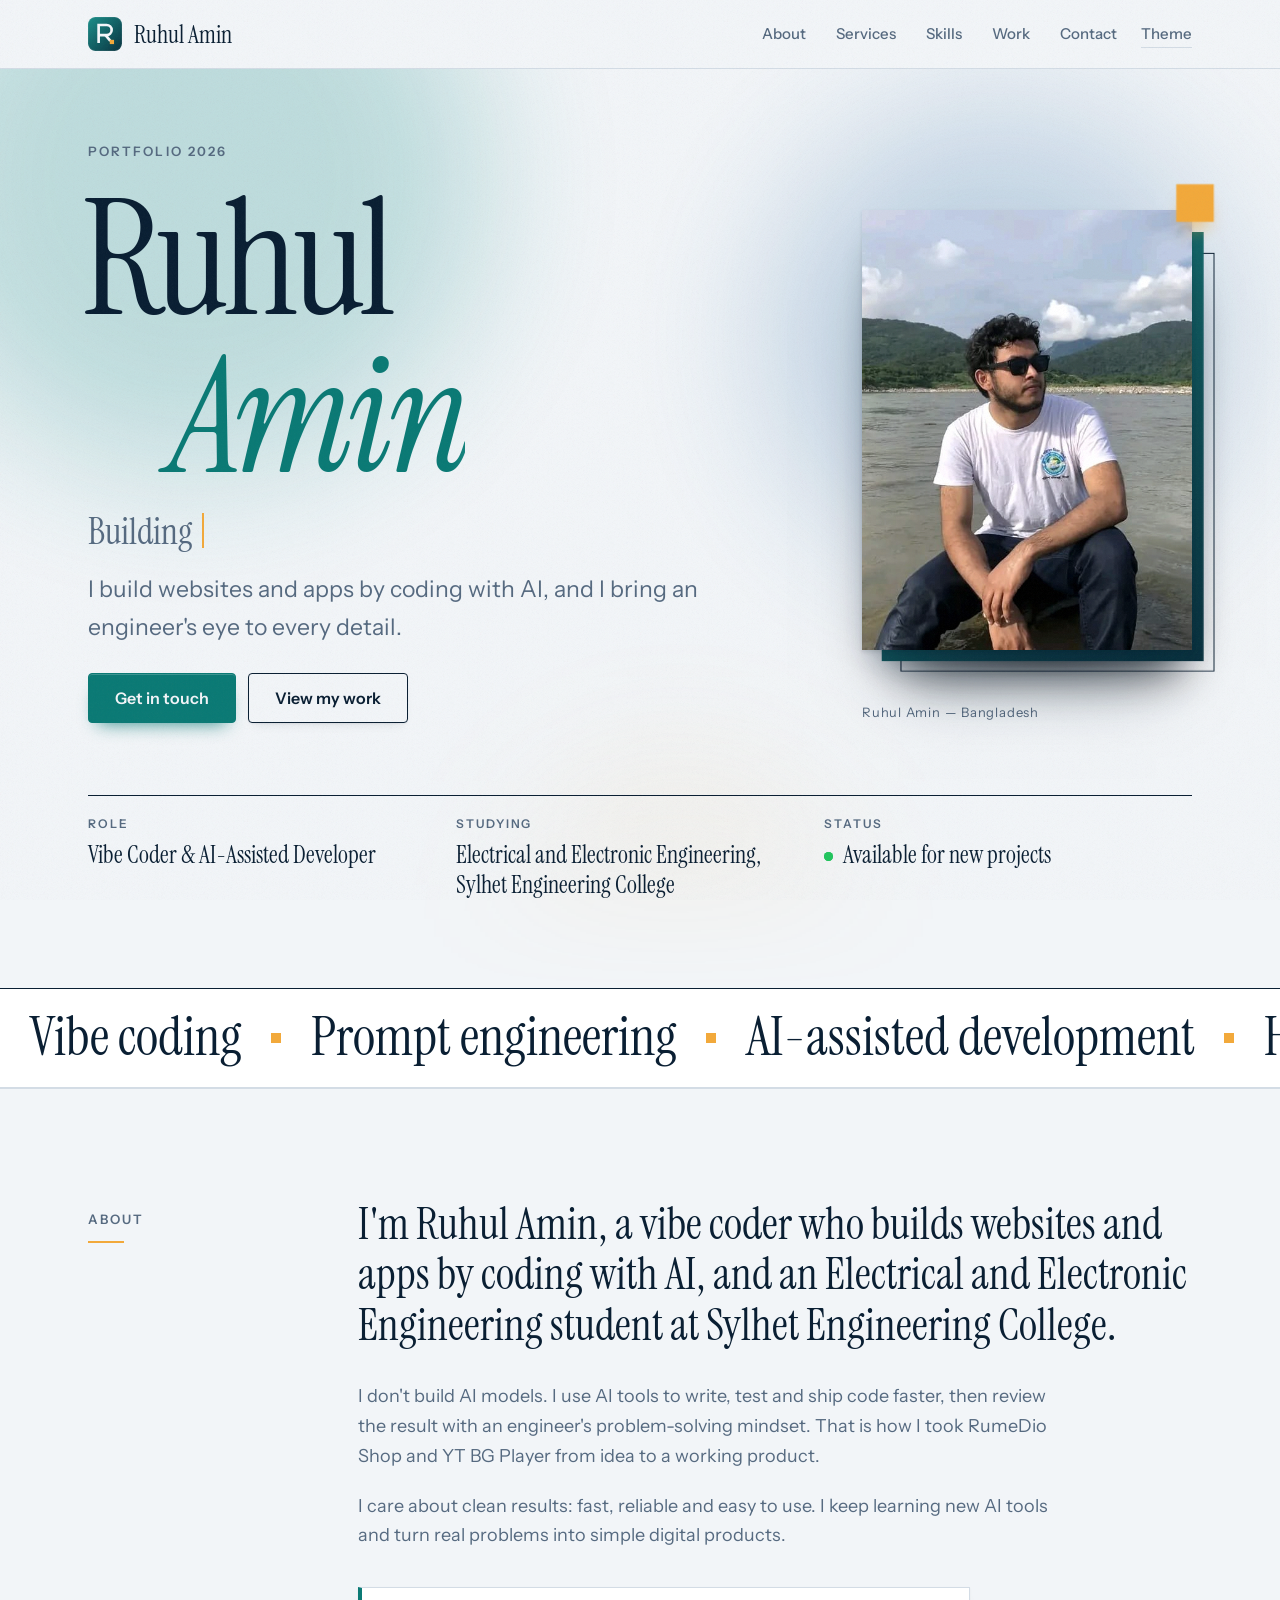
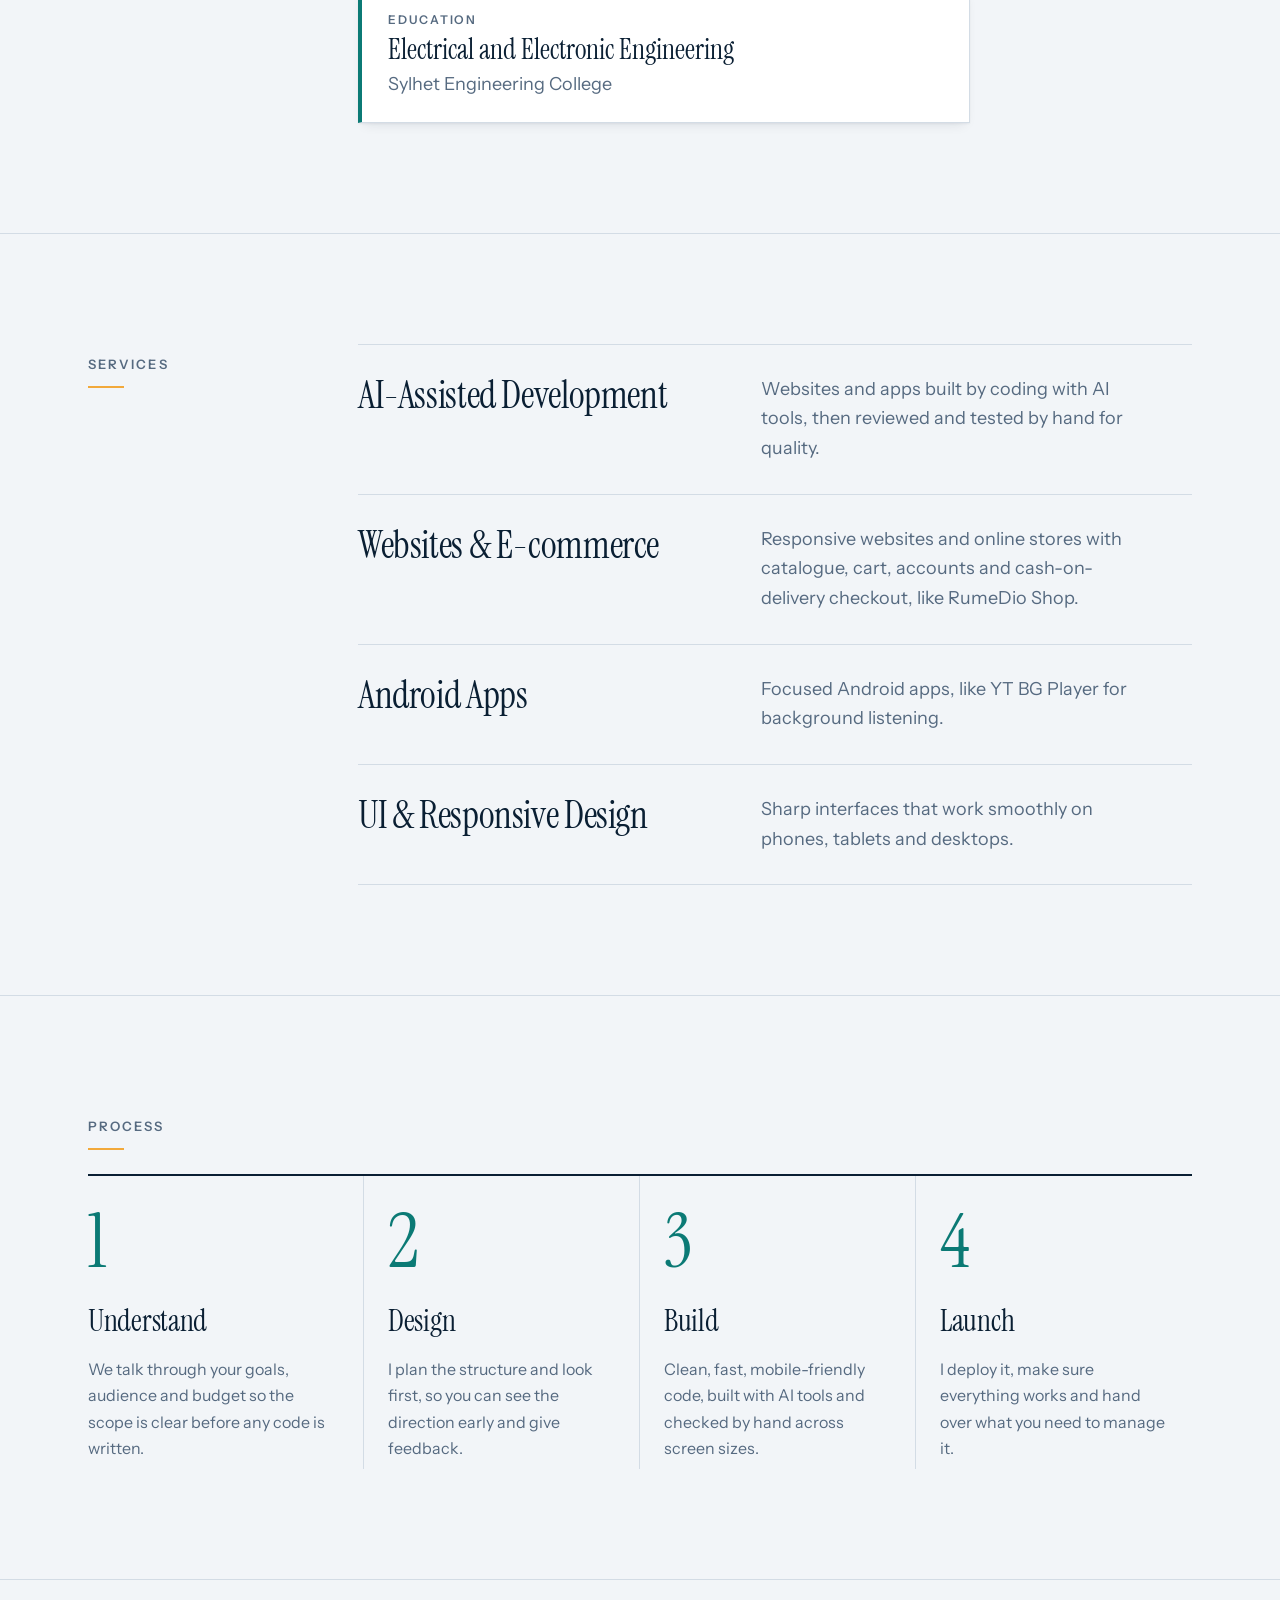
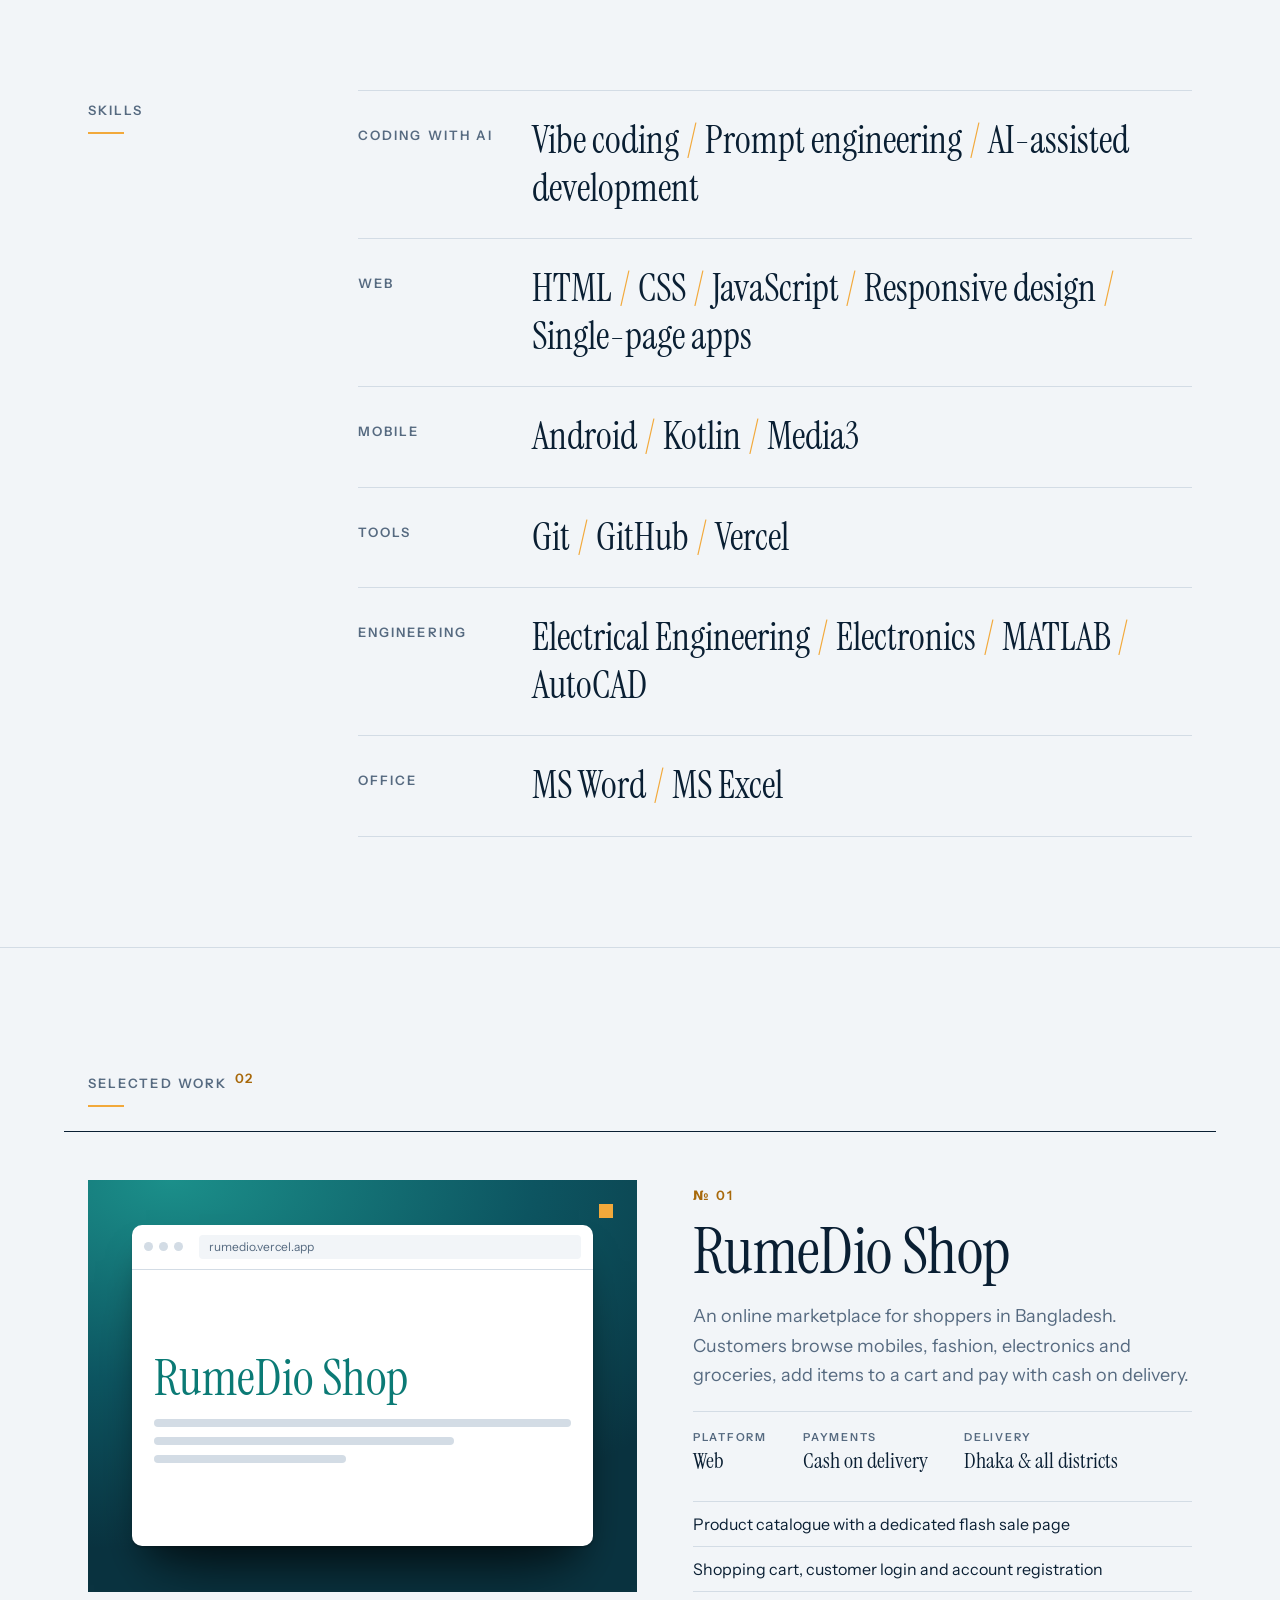
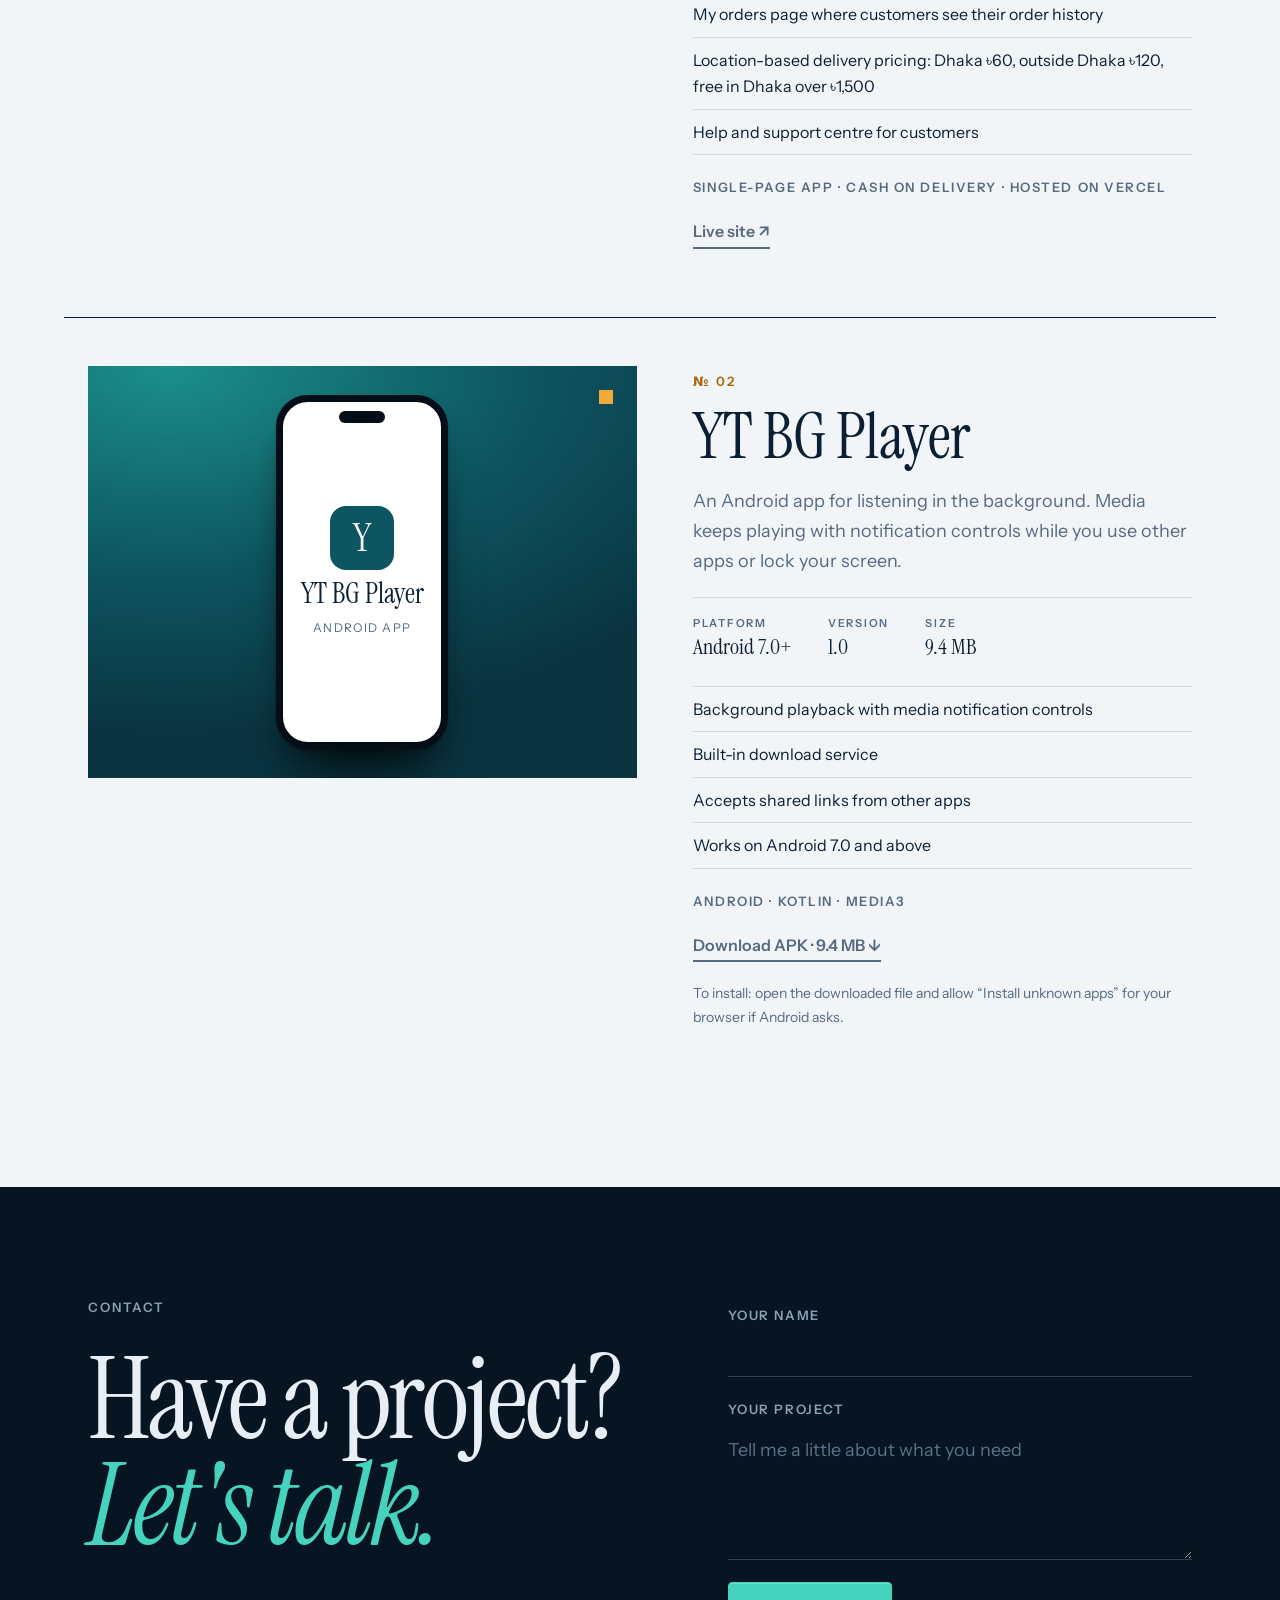
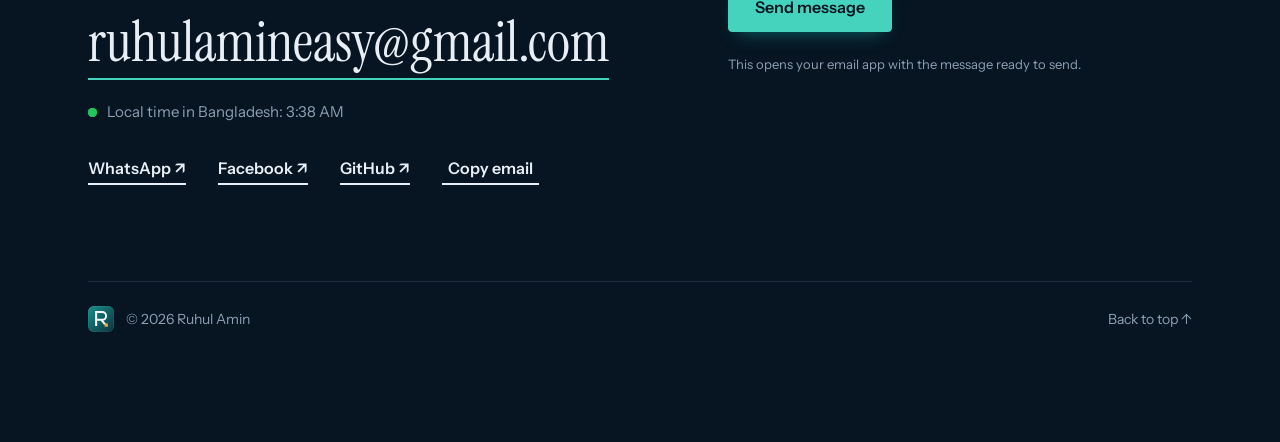
<file: index.html>
<!DOCTYPE html>
<html lang="en">
<head>
<meta charset="utf-8">
<meta name="viewport" content="width=device-width, initial-scale=1">
<title>Ruhul Amin — Vibe Coder & AI-Assisted Developer</title>
<meta name="description" content="Ruhul Amin is a vibe coder who builds websites and apps by coding with AI, and an Electrical and Electronic Engineering student at Sylhet Engineering College.">
<meta name="theme-color" content="#0d5561">
<meta property="og:title" content="Ruhul Amin — Vibe Coder & AI-Assisted Developer">
<meta property="og:description" content="Websites and apps built by coding with AI, by an engineering student from Bangladesh.">
<meta property="og:type" content="website">
<link rel="icon" href="favicon.svg" type="image/svg+xml">
<link rel="preconnect" href="https://fonts.googleapis.com">
<link rel="preconnect" href="https://fonts.gstatic.com" crossorigin>
<link href="https://fonts.googleapis.com/css2?family=Instrument+Serif:ital@0;1&family=Instrument+Sans:wght@400;500;600&display=swap" rel="stylesheet">
<script type="application/ld+json">{"@context":"https://schema.org","@type":"Person","name":"Ruhul Amin","jobTitle":"Vibe Coder & AI-Assisted Developer","email":"ruhulamineasy@gmail.com","alumniOf":{"@type":"CollegeOrUniversity","name":"Sylhet Engineering College"},"address":{"@type":"PostalAddress","addressCountry":"BD"}}</script>
<script>try{var t=localStorage.getItem('theme');if(t)document.documentElement.dataset.theme=t}catch(e){}document.documentElement.classList.add('js');try{if(sessionStorage.getItem('seen'))document.documentElement.classList.add('seen');else sessionStorage.setItem('seen','1')}catch(e){}</script>
<link rel="stylesheet" href="style.css?v=14">
</head>
<body>
<a class="skip" href="#about">Skip to content</a>
<div class="glow" id="glow" aria-hidden="true"></div>
<div id="splash" aria-hidden="true"><img src="assets/logo.svg" width="96" height="96" alt=""></div>
<div class="progress" id="progress"></div>
<header class="top"><div class="wrap bar">
  <a class="brand" href="#top" aria-label="Home"><img src="assets/logo.svg" width="34" height="34" alt=""><span id="brand"></span></a>
  <nav id="nav" aria-label="Main"><a href="#about">About</a><a href="#services">Services</a><a href="#skills">Skills</a><a href="#projects">Work</a><a href="#contact">Contact</a></nav>
  <div class="actions"><button class="tx" id="theme" type="button">Theme</button><button class="tx menu" id="menu" type="button" aria-expanded="false">Menu</button></div>
</div></header>

<section class="hero" id="top"><div class="aurora" aria-hidden="true"><span></span><span></span><span></span></div><div class="wrap">
  <p class="kicker">Portfolio <span id="year"></span></p>
  <div class="hero-grid">
    <div>
      <h1 id="hello"></h1>
      <p class="typed" aria-hidden="true">Building <b id="typed"></b><i class="caret"></i></p>
      <p class="lead" id="tagline"></p>
      <div class="cta-row"><a class="btn solid" href="#contact">Get in touch</a><a class="btn" href="#projects">View my work</a><a class="btn text" id="cv" hidden download>Download CV ↗</a></div>
    </div>
    <figure class="photo"><div class="stage" id="stage"><i class="l1"></i><i class="l2"></i><div class="frame" id="avatar"></div><b class="sq"></b></div><figcaption id="cap"></figcaption></figure>
  </div>
  <dl class="meta" id="meta"></dl>
</div></section>

<div class="ticker" aria-hidden="true"><div id="tick"></div></div>

<section id="about"><div class="wrap row"><h2>About</h2><div id="aboutText" class="prose rv"></div></div></section>
<section id="services"><div class="wrap row"><h2>Services</h2><div class="svc" id="svcList"></div></div></section>
<section id="process"><div class="wrap"><div class="row head"><h2>Process</h2></div><div class="proc" id="procList"></div></div></section>
<section id="skills"><div class="wrap row"><h2>Skills</h2><div id="skillList"></div></div></section>
<section id="projects"><div class="wrap"><div class="row head"><h2>Selected work</h2></div><div id="projectList"></div></div></section>

<section class="contact" id="contact"><div class="wrap">
  <div class="contact-grid">
    <div>
      <p class="kicker">Contact</p>
      <h2 class="big">Have a project?<br><em>Let's talk.</em></h2>
      <a class="mail" id="mail"></a>
      <p class="clock"><i class="ping"></i><span id="clock"></span></p>
      <p class="hl" id="links"></p>
    </div>
    <form class="form" id="form">
      <label>Your name<input name="name" required autocomplete="name"></label>
      <label>Your project<textarea name="msg" rows="5" required placeholder="Tell me a little about what you need"></textarea></label>
      <button class="btn solid" type="submit">Send message</button>
      <small>This opens your email app with the message ready to send.</small>
    </form>
  </div>
  <footer><img src="assets/logo.svg" width="26" height="26" alt=""><span id="foot"></span><a href="#top" class="totop">Back to top ↑</a></footer>
</div></section>
<script src="data.js?v=14"></script>
<script src="script.js?v=14"></script>
</body>
</html>
</file>
<file: style.css>
:root{--bg:#f2f5f8;--panel:#ffffff;--ink:#0a1f33;--muted:#566a80;--line:#d3dce5;--acc:#0b7a75;--green:#0d5561;--hot:#f2a93b;--dark:#071522;--paper:#f4f7fa;color-scheme:light}
:root[data-theme=dark]{--bg:#08121d;--panel:#0e1b2b;--ink:#e8eef5;--muted:#8da0b5;--line:#1c2d40;--acc:#45d3bd;color-scheme:dark}
@media (prefers-color-scheme:dark){:root:not([data-theme=light]){--bg:#08121d;--panel:#0e1b2b;--ink:#e8eef5;--muted:#8da0b5;--line:#1c2d40;--acc:#45d3bd;color-scheme:dark}}
*{box-sizing:border-box}html{scroll-behavior:smooth;scroll-padding-top:70px}
body{margin:0;background:var(--bg);color:var(--ink);font:400 18px/1.65 "Instrument Sans",system-ui,sans-serif;-webkit-font-smoothing:antialiased}
body::after{content:"";position:fixed;inset:0;pointer-events:none;z-index:50;opacity:.05;background-image:url("data:image/svg+xml,%3Csvg xmlns='http://www.w3.org/2000/svg' width='160' height='160'%3E%3Cfilter id='n'%3E%3CfeTurbulence baseFrequency='.8' numOctaves='2' stitchTiles='stitch'/%3E%3C/filter%3E%3Crect width='100%25' height='100%25' filter='url(%23n)'/%3E%3C/svg%3E")}
h1,h2,h3,.serif{font-family:"Instrument Serif",Georgia,serif;font-weight:400;margin:0;letter-spacing:-.01em}
a{color:inherit}:focus-visible{outline:2px solid var(--acc);outline-offset:4px}
::selection{background:var(--green);color:var(--paper)}
.wrap{max-width:1160px;margin:0 auto;padding:0 28px}
section{padding:110px 0;border-top:1px solid var(--line)}
.kicker{margin:0 0 28px;font-size:13px;font-weight:600;letter-spacing:.16em;text-transform:uppercase;color:var(--muted)}
.row{display:grid;grid-template-columns:230px 1fr;gap:40px}
.row>h2{font:600 13px "Instrument Sans",sans-serif;letter-spacing:.16em;text-transform:uppercase;color:var(--muted);padding-top:12px}
.progress{position:fixed;top:0;left:0;height:2px;width:0;background:var(--hot);z-index:60}

.top{position:sticky;top:0;z-index:10;background:color-mix(in srgb,var(--bg) 90%,transparent);backdrop-filter:blur(10px);border-bottom:1px solid var(--line)}
.bar{display:flex;align-items:center;height:68px;gap:24px}
.brand{display:flex;align-items:center;gap:12px;font:400 24px "Instrument Serif",serif;text-decoration:none}
.brand img{border-radius:6px}
#nav{display:flex;gap:30px;margin-left:auto}
#nav a{text-decoration:none;font-size:15px;font-weight:500;color:var(--muted);padding:4px 0;background:linear-gradient(var(--hot),var(--hot)) 0 100%/0 2px no-repeat;transition:background-size .3s,color .2s}
#nav a:hover,#nav a.on{color:var(--ink);background-size:100% 2px}
.actions{display:flex;gap:18px}
.tx{background:none;border:0;padding:4px 0;font:500 15px "Instrument Sans",sans-serif;color:var(--muted);cursor:pointer;border-bottom:1px solid var(--line)}
.tx:hover{color:var(--ink);border-color:var(--ink)}.menu{display:none}

.hero{border:0;padding:72px 0 88px}
.hero-grid{display:grid;grid-template-columns:1fr 330px;gap:64px;align-items:end}
.hero h1{font-size:clamp(64px,12.5vw,176px);line-height:.88;letter-spacing:-.035em;margin-left:-.04em}
.hero h1 em{color:var(--acc);padding-left:.55em}
.lead{font-size:clamp(19px,2vw,23px);max-width:30em;margin:36px 0 26px;color:var(--muted)}
.hl{display:flex;flex-wrap:wrap;gap:12px 32px;margin:0}
.hl a,.lnk{font-weight:600;font-size:16px;text-decoration:none;border-bottom:2px solid var(--ink);padding-bottom:2px;cursor:pointer;transition:.2s;background:none;border-top:0;border-left:0;border-right:0;color:inherit;font-family:inherit}
.hl a:hover,.lnk:hover{color:var(--acc);border-color:var(--hot)}
.photo{margin:0;position:relative}
.frame{aspect-ratio:3/4;background:var(--green);color:var(--paper);display:grid;place-items:center;font:400 120px "Instrument Serif",serif;overflow:hidden}
.frame img{width:100%;height:100%;object-fit:cover;filter:grayscale(.15) contrast(1.03)}
.photo::after{content:"";position:absolute;width:38px;height:38px;background:var(--hot);right:-14px;top:-14px;z-index:-1}
figcaption{margin-top:12px;font-size:13px;letter-spacing:.06em;color:var(--muted)}
.meta{display:grid;grid-template-columns:repeat(3,1fr);margin:72px 0 0;border-top:1px solid var(--ink)}
.meta div{padding:18px 24px 0 0}.meta dt{font-size:12px;font-weight:600;letter-spacing:.16em;text-transform:uppercase;color:var(--muted)}
.meta dd{margin:6px 0 0;font:400 24px/1.25 "Instrument Serif",serif}

.prose p{margin:0 0 20px;max-width:58ch;color:var(--muted)}
.prose p:first-child{font:400 clamp(28px,3.6vw,44px)/1.15 "Instrument Serif",serif;color:var(--ink);max-width:22em;margin-bottom:32px}
.svc article{display:grid;grid-template-columns:1fr 1fr;gap:32px;padding:30px 0;border-top:1px solid var(--line);transition:padding .3s}
.svc article:last-child{border-bottom:1px solid var(--line)}
.svc article:hover{padding-left:16px}.svc article:hover h3{color:var(--acc);font-style:italic}
.svc h3{font-size:clamp(28px,3vw,38px);line-height:1.1}.svc p{margin:0;color:var(--muted);align-self:center}
.group{display:grid;grid-template-columns:150px 1fr;gap:24px;padding:26px 0;border-top:1px solid var(--line)}
.group:last-child{border-bottom:1px solid var(--line)}
.group h3{font:600 13px "Instrument Sans",sans-serif;letter-spacing:.16em;text-transform:uppercase;color:var(--muted);padding-top:10px}
.group p{margin:0;font:400 clamp(26px,3vw,38px)/1.25 "Instrument Serif",serif}
.group i{font-style:normal;color:var(--hot);padding:0 .3em}

.head{margin-bottom:24px}
.proj{display:grid;grid-template-columns:1.1fr 1fr;gap:56px;padding:48px 0;border-top:1px solid var(--ink)}
.panel{background:var(--green);color:var(--paper);aspect-ratio:4/3;padding:28px;display:flex;flex-direction:column;justify-content:space-between;position:relative;overflow:hidden}
.panel small{font-size:13px;letter-spacing:.14em;text-transform:uppercase;opacity:.75}
.panel strong{font:400 clamp(52px,7vw,96px)/.9 "Instrument Serif",serif;letter-spacing:-.03em}
.panel::after{content:"";position:absolute;right:28px;top:28px;width:16px;height:16px;background:var(--hot)}
.shot{aspect-ratio:4/3;border:1px solid var(--line);overflow:hidden;background:var(--panel)}.shot img{width:100%;height:100%;object-fit:cover;object-position:top}
.proj .n{font-size:13px;font-weight:600;letter-spacing:.16em;color:var(--hot-t)}
.proj h3{font-size:clamp(40px,5vw,64px);line-height:1;margin:10px 0 18px}
.proj p{margin:0 0 20px;color:var(--muted);max-width:40em}
.points{list-style:none;margin:0 0 22px;padding:0}
.points li{padding:9px 0;border-top:1px solid var(--line);font-size:16px}.points li:last-child{border-bottom:1px solid var(--line)}
.proj .note{margin:18px 0 0;font-size:14px;color:var(--muted);max-width:38em}
.tech{margin:0 0 26px;font-size:13px;font-weight:600;letter-spacing:.12em;text-transform:uppercase;color:var(--acc)}

.contact{background:var(--dark);color:#e8eef5;border:0}
.contact .kicker{color:#8da0b5}
.big{font-size:clamp(52px,9vw,128px);line-height:.92;letter-spacing:-.03em;margin-bottom:48px}.big em{color:#45d3bd}
.mail{display:inline-block;font:400 clamp(26px,4.5vw,56px) "Instrument Serif",serif;text-decoration:none;border-bottom:2px solid #45d3bd;margin-bottom:40px;word-break:break-all}
.mail:hover{color:#45d3bd}
.contact .hl a,.contact .lnk{border-color:#e8eef5}.contact .hl a:hover,.contact .lnk:hover{color:#45d3bd;border-color:var(--hot)}
footer{display:flex;align-items:center;gap:12px;margin-top:96px;padding-top:24px;border-top:1px solid #1c2d40;color:#8da0b5;font-size:14px}
.totop{margin-left:auto;text-decoration:none}.totop:hover{color:#fff}

.js .rv{opacity:0;transform:translateY(24px);transition:opacity .8s cubic-bezier(.2,.7,.2,1),transform .8s cubic-bezier(.2,.7,.2,1)}
.js .rv.in{opacity:1;transform:none}
.hero .kicker,.hero h1,.lead,.hero .hl,.photo,.meta{animation:up .9s cubic-bezier(.2,.7,.2,1) both}
.hero h1{animation-delay:.08s}.lead{animation-delay:.2s}.hero .hl{animation-delay:.28s}.photo{animation-delay:.25s}.meta{animation-delay:.4s}
@keyframes up{from{opacity:0;transform:translateY(24px)}}

@media (max-width:860px){
 .row,.hero-grid,.proj,.svc article,.group{grid-template-columns:1fr}.row{gap:20px}.svc article,.group{gap:10px}
 .hero{padding:40px 0 64px}.hero-grid{gap:40px}.photo{width:200px;order:-1}.frame{font-size:80px}.meta{grid-template-columns:1fr;margin-top:48px}
 .proj{gap:28px;padding:36px 0}section{padding:72px 0}.menu{display:block}.actions{margin-left:auto}#nav{margin:0}
 #nav{display:none;position:absolute;top:68px;left:0;right:0;flex-direction:column;gap:0;padding:8px 28px 18px;background:var(--bg);border-bottom:1px solid var(--line)}
 #nav.open{display:flex}#nav a{padding:12px 0;font-size:18px}
}
@media (prefers-reduced-motion:reduce){*{animation:none!important;transition:none!important;scroll-behavior:auto!important}.js .rv{opacity:1;transform:none}}

/* ---- v2 polish ---- */
[hidden]{display:none!important}
.cta-row{display:flex;flex-wrap:wrap;gap:12px;align-items:center}
.btn{display:inline-block;font:600 16px "Instrument Sans",sans-serif;text-decoration:none;padding:14px 26px;border:1.5px solid var(--ink);border-radius:4px;background:none;color:inherit;cursor:pointer;transition:.2s}
.btn:hover{background:var(--ink);color:var(--bg)}
.btn.solid{background:var(--acc);border-color:var(--acc);color:var(--bg)}
.btn.solid:hover{filter:brightness(1.12);background:var(--acc);color:var(--bg)}
.btn.text{border-color:transparent;text-decoration:underline;text-underline-offset:5px;padding-inline:8px}
.btn.text:hover{background:none;color:var(--acc)}
.edu{display:grid;gap:4px;max-width:34em;margin-top:36px;padding:22px 26px;background:var(--panel);border:1px solid var(--line);border-left:4px solid var(--acc)}
.edu span{font-size:12px;font-weight:600;letter-spacing:.16em;text-transform:uppercase;color:var(--muted)}
.edu strong{font:400 28px/1.15 "Instrument Serif",serif}.edu em{font-style:normal;color:var(--muted)}

.visual{aspect-ratio:4/3;background:radial-gradient(120% 90% at 15% 0%,#1b8f8a,var(--green) 55%,#0a3340);display:flex;align-items:center;justify-content:center;overflow:hidden;position:relative}
.visual::after{content:"";position:absolute;right:24px;top:24px;width:14px;height:14px;background:var(--hot)}
.phone{height:86%;aspect-ratio:9/18.5;background:var(--panel);border:7px solid #050d16;border-radius:32px;box-shadow:0 34px 50px -22px rgba(0,0,0,.65);display:flex;flex-direction:column;align-items:center;justify-content:center;gap:10px;position:relative;overflow:hidden;text-align:center;padding:16px}
.phone::before{content:"";position:absolute;top:9px;left:50%;width:46px;height:12px;border-radius:8px;background:#050d16;transform:translateX(-50%);z-index:2}
.phone img{position:absolute;inset:0;width:100%;height:100%;object-fit:cover}
.phone .ic{width:64px;height:64px;border-radius:16px;background:var(--green);color:var(--paper);display:grid;place-items:center;font:400 38px "Instrument Serif",serif}
.phone b{font:400 28px/1 "Instrument Serif",serif}.phone small{font-size:12px;color:var(--muted);letter-spacing:.12em;text-transform:uppercase}
.browser{width:84%;height:78%;background:var(--panel);border-radius:10px;box-shadow:0 34px 50px -22px rgba(0,0,0,.6);overflow:hidden;display:flex;flex-direction:column}
.browser i{display:flex;align-items:center;gap:6px;padding:10px 12px;border-bottom:1px solid var(--line);font-style:normal}
.browser u{width:9px;height:9px;border-radius:50%;background:var(--line)}
.browser em{flex:1;margin-left:10px;font-style:normal;font-size:12px;color:var(--muted);background:var(--bg);padding:2px 10px;border-radius:4px;white-space:nowrap;overflow:hidden}
.pg{flex:1;padding:22px;display:flex;flex-direction:column;gap:10px;justify-content:center}
.pg b{font:400 clamp(30px,4vw,50px)/1 "Instrument Serif",serif;color:var(--acc);margin-bottom:6px}
.pg s{display:block;height:8px;border-radius:4px;background:var(--line);width:100%}.pg s:nth-of-type(2){width:72%}.pg s:nth-of-type(3){width:46%}
.pg.has{padding:0}.pg.has img{width:100%;height:100%;object-fit:cover;object-position:top}

.contact-grid{display:grid;grid-template-columns:1.1fr .9fr;gap:72px;align-items:start}
.form{display:grid;gap:22px;padding-top:8px}
.form label{display:grid;gap:8px;font-size:13px;font-weight:600;letter-spacing:.12em;text-transform:uppercase;color:#8da0b5}
.form input,.form textarea{font:400 18px "Instrument Sans",sans-serif;color:#e8eef5;background:transparent;border:0;border-bottom:1.5px solid #2d4258;padding:10px 0;border-radius:0;letter-spacing:0;text-transform:none;resize:vertical}
.form input:focus,.form textarea:focus{outline:0;border-color:#45d3bd}
.form input::placeholder,.form textarea::placeholder{color:#5c7088}
.form small{color:#8da0b5;font-size:13px}
.contact .btn{border-color:#e8eef5;color:#e8eef5}.contact .btn:hover{background:#e8eef5;color:#071522}
.contact .btn.solid{background:#45d3bd;border-color:#45d3bd;color:#071522}.contact .btn.solid:hover{background:#7ae6d3;color:#071522}
.form .btn{justify-self:start}
@media (max-width:860px){.contact-grid{grid-template-columns:1fr;gap:48px}.cta-row .btn{padding:13px 22px}}

/* ---- v3 motion ---- */
html:not(.seen){--o:1.25s}
#splash{position:fixed;inset:0;z-index:100;background:#071522;display:grid;place-items:center;animation:splashout .6s 1.25s cubic-bezier(.7,0,.3,1) forwards}
#splash img{width:96px;height:96px;border-radius:22px;box-shadow:0 30px 60px -20px rgba(0,0,0,.6)}
.seen #splash{display:none}
@keyframes splashout{to{transform:translateY(-100%);visibility:hidden}}

.brand img{transition:transform .35s cubic-bezier(.3,1.6,.5,1)}
.brand:hover img{transform:rotate(-8deg) scale(1.08)}

.hero h1{animation:none}
.ln{display:block;overflow:hidden;padding:.12em 0 .1em;margin:-.12em 0 -.1em}
.ln>span{display:block;transform:translateY(112%);animation:rise 1.05s cubic-bezier(.2,.8,.2,1) forwards;animation-delay:calc(.05s + var(--o,0s))}
.ln:nth-child(2)>span{animation-delay:calc(.18s + var(--o,0s))}
@keyframes rise{to{transform:none}}
.hero .kicker,.lead,.cta-row,.photo,.meta{animation:up .9s cubic-bezier(.2,.7,.2,1) both;animation-delay:calc(var(--d,0s) + var(--o,0s))}
.lead{--d:.35s}.cta-row{--d:.48s}.photo{--d:.25s}.meta{--d:.65s}
.photo::after{animation:bob 5s ease-in-out infinite}
@keyframes bob{50%{transform:translate(-6px,6px) rotate(8deg)}}

.ticker{overflow:hidden;background:var(--panel);border-top:1px solid var(--ink);border-bottom:1px solid var(--line);padding:22px 0}
.ticker>div{display:flex;align-items:center;width:max-content;animation:tick 45s linear infinite}
.ticker:hover>div{animation-play-state:paused}
.ticker span{font:400 clamp(30px,4.2vw,54px)/1 "Instrument Serif",serif;padding:0 .55em;white-space:nowrap}
.ticker i{width:10px;height:10px;background:var(--hot);flex:none}
@keyframes tick{to{transform:translateX(-50%)}}

.phone{animation:float 6s ease-in-out infinite}
.browser{animation:float 7s ease-in-out infinite}
@keyframes float{50%{transform:translateY(-8px) rotate(-.6deg)}}
.proj:hover .visual::after{transform:rotate(90deg) scale(1.3)}
.visual::after{transition:transform .5s cubic-bezier(.3,1.6,.5,1)}
.proj h3{transition:color .3s}.proj:hover h3{color:var(--acc)}
.row>h2::after{content:"";display:block;width:0;height:2px;background:var(--hot);margin-top:14px;transition:width .8s .2s cubic-bezier(.2,.7,.2,1)}
.row.in>h2::after{width:36px}
@media (prefers-reduced-motion:reduce){
 #splash{display:none!important}
 .ln>span{transform:none}.row>h2::after{width:36px}
}

/* ---- v4 strength ---- */
.skip{position:absolute;width:1px;height:1px;overflow:hidden;clip-path:inset(50%);white-space:nowrap}.skip:focus{width:auto;height:auto;clip-path:none;left:16px;top:16px;z-index:200;background:var(--ink);color:var(--bg);padding:10px 16px;text-decoration:none}
.head h2 sup{font-size:1em;color:var(--hot-t);margin-left:8px;letter-spacing:.05em}
.proc{display:grid;grid-template-columns:repeat(4,1fr);margin-top:20px;border-top:2px solid var(--ink)}
.proc article{padding:28px 24px 8px;border-right:1px solid var(--line)}
.proc article:first-child{padding-left:0}.proc article:last-child{border-right:0}
.proc b{display:block;font:400 76px/1 "Instrument Serif",serif;color:var(--acc);margin-bottom:16px}
.proc h3{font-size:30px;margin-bottom:10px}.proc p{margin:0;color:var(--muted);font-size:16px}
.facts{display:flex;flex-wrap:wrap;gap:14px 36px;margin:0 0 22px;padding:16px 0 4px;border-top:1px solid var(--line)}
.facts dt{font-size:11px;font-weight:600;letter-spacing:.16em;text-transform:uppercase;color:var(--muted)}
.facts dd{margin:2px 0 0;font:400 22px/1.2 "Instrument Serif",serif}
.nf{min-height:100vh;display:flex;flex-direction:column;justify-content:center;padding-top:40px;padding-bottom:40px}
.nf .big{color:var(--ink)}.nf .big em{color:var(--acc)}
@media (max-width:860px){
 .proc{grid-template-columns:1fr 1fr}.proc article{padding:22px 16px 8px 0;border-right:0;border-bottom:1px solid var(--line)}.proc article:first-child{padding-left:0}
 .proc b{font-size:56px}
}
@media (max-width:520px){.proc{grid-template-columns:1fr}}

/* ---- v5 hover effects ---- */
.btn{position:relative;overflow:hidden;isolation:isolate;--sw:var(--ink);--sw-ink:var(--bg);transition:translate .25s ease-out,color .3s,border-color .3s}
.btn::before{content:"";position:absolute;inset:0;z-index:-1;background:var(--sw);transform:scaleX(0);transform-origin:left;transition:transform .45s cubic-bezier(.7,0,.2,1)}
.btn:hover::before,.btn:focus-visible::before{transform:scaleX(1)}
.btn:hover{color:var(--sw-ink)}
.btn:not(.solid):hover{background:transparent}
.btn.solid:hover{background:var(--acc);filter:none;color:var(--sw-ink)}
.btn.text::before{display:none}.btn.text:hover{color:var(--acc)}
.contact .btn{--sw:#e8eef5;--sw-ink:#071522}
.contact .btn:hover{background:transparent;color:#071522}
.contact .btn.solid:hover{background:#45d3bd;color:#071522}

.hl a,.lnk{border-bottom:0;padding-bottom:4px;background:linear-gradient(var(--hot),var(--hot)) 0 100%/0 2px no-repeat,linear-gradient(currentColor,currentColor) 0 100%/100% 2px no-repeat;transition:background-size .45s cubic-bezier(.7,0,.2,1),color .2s}
.hl a:hover,.lnk:hover{background-size:100% 2px,100% 2px}

.svc article{position:relative;isolation:isolate;padding-right:60px}
.svc article::before{content:"";position:absolute;inset:0 -16px;background:var(--panel);z-index:-1;transform:scaleY(0);transform-origin:bottom;transition:transform .4s cubic-bezier(.7,0,.2,1)}
.svc article:hover::before{transform:scaleY(1)}
.svc article::after{content:"→";position:absolute;right:0;top:50%;translate:-14px -50%;opacity:0;font:400 38px "Instrument Serif",serif;color:var(--acc);transition:.4s cubic-bezier(.2,.7,.2,1)}
.svc article:hover::after{opacity:1;translate:0 -50%}

.group p span{transition:color .25s;cursor:default}
.group p span:hover{color:var(--acc);font-style:italic}

.proc article{position:relative;transition:background .3s}
.proc article::before{content:"";position:absolute;left:0;right:0;top:-2px;height:2px;background:var(--hot);transform:scaleX(0);transform-origin:left;transition:transform .5s cubic-bezier(.7,0,.2,1)}
.proc article:hover::before{transform:scaleX(1)}
.proc b{transition:color .3s,transform .4s cubic-bezier(.3,1.6,.5,1)}
.proc article:hover b{color:var(--hot-t);transform:translateY(-6px)}

.proj{margin:0 -24px;padding:48px 24px;transition:background .4s}
.proj:hover{background:var(--panel)}
.visual{perspective:900px}
.phone,.browser{transform:rotateX(var(--rx,0deg)) rotateY(var(--ry,0deg));transition:transform .25s ease-out}
@keyframes float{50%{translate:0 -8px}}
.visual::before{content:"";position:absolute;inset:0;z-index:3;pointer-events:none;opacity:0;transition:opacity .3s;background:radial-gradient(380px circle at var(--mx,50%) var(--my,50%),rgba(255,255,255,.2),transparent 62%)}
.visual:hover::before{opacity:1}

.frame img{transition:filter .6s,transform .8s cubic-bezier(.2,.7,.2,1)}
.photo:hover .frame img{filter:none;transform:scale(1.05)}
.photo::before{content:"";position:absolute;inset:0;border:1.5px solid var(--ink);translate:14px 14px;z-index:-1;transition:translate .4s cubic-bezier(.3,1.6,.5,1)}
.photo:hover::before{translate:22px 22px}
.mail{transition:color .3s,border-color .3s,letter-spacing .4s}.mail:hover{letter-spacing:.01em}
@media (max-width:860px){.proj{margin:0;padding:36px 0}.svc article{padding-right:0}.svc article::after{display:none}.svc article::before{inset:0}}

/* ---- v6 3D photo ---- */
.photo::before,.photo::after{content:none}
.photo{perspective:1100px}
.stage{position:relative;transform-style:preserve-3d;transform:rotateX(var(--rx,0deg)) rotateY(var(--ry,0deg));transition:transform .35s ease-out;animation:lift 7s ease-in-out infinite}
@keyframes lift{50%{translate:0 -8px}}
.stage .frame{box-shadow:0 44px 60px -30px rgba(8,28,45,.6),0 18px 30px -18px rgba(0,0,0,.4)}
.stage i{position:absolute;inset:0;pointer-events:none;transition:transform .5s cubic-bezier(.2,.7,.2,1)}
.stage .l1{background:linear-gradient(135deg,#1b8f8a,#0a3340);transform:translate3d(16px,16px,-28px);box-shadow:0 36px 46px -24px rgba(0,0,0,.55)}
.stage .l2{border:1.5px solid var(--ink);transform:translate3d(32px,32px,-56px)}
.photo:hover .l1{transform:translate3d(22px,22px,-36px)}
.photo:hover .l2{transform:translate3d(44px,44px,-72px)}
.stage .sq{position:absolute;top:-14px;right:-14px;width:36px;height:36px;background:var(--hot);transform:translateZ(46px);box-shadow:0 12px 16px -6px rgba(242,169,59,.6)}
.stage::after{content:"";position:absolute;left:10%;right:-6%;bottom:-40px;height:30px;background:radial-gradient(closest-side,rgba(0,0,0,.38),transparent);filter:blur(7px);transform:translateZ(-90px)}
figcaption{margin-top:52px}
@media (max-width:860px){.stage .l1{transform:translate3d(10px,10px,-20px)}.stage .l2{transform:translate3d(20px,20px,-40px)}figcaption{margin-top:34px}.stage::after{display:none}}

/* ---- v7 elevation system ---- */
:root{--sh1:0 1px 2px rgba(10,31,51,.06),0 6px 12px -6px rgba(10,31,51,.12);
--sh2:0 2px 4px rgba(10,31,51,.05),0 14px 24px -10px rgba(10,31,51,.18),0 30px 48px -26px rgba(10,31,51,.2);
--sh3:0 4px 8px rgba(10,31,51,.05),0 26px 40px -16px rgba(10,31,51,.26),0 54px 80px -38px rgba(13,85,97,.34)}
:root[data-theme=dark]{--sh1:0 1px 2px rgba(0,0,0,.45),0 6px 12px -6px rgba(0,0,0,.55);--sh2:0 2px 4px rgba(0,0,0,.4),0 14px 24px -10px rgba(0,0,0,.6),0 30px 48px -26px rgba(0,0,0,.6);--sh3:0 4px 8px rgba(0,0,0,.4),0 26px 40px -16px rgba(0,0,0,.65),0 54px 80px -38px rgba(0,0,0,.7)}
@media (prefers-color-scheme:dark){:root:not([data-theme=light]){--sh1:0 1px 2px rgba(0,0,0,.45),0 6px 12px -6px rgba(0,0,0,.55);--sh2:0 2px 4px rgba(0,0,0,.4),0 14px 24px -10px rgba(0,0,0,.6),0 30px 48px -26px rgba(0,0,0,.6);--sh3:0 4px 8px rgba(0,0,0,.4),0 26px 40px -16px rgba(0,0,0,.65),0 54px 80px -38px rgba(0,0,0,.7)}}

.top{transition:box-shadow .35s}.top.scrolled{box-shadow:var(--sh1)}
.btn.solid{box-shadow:inset 0 1px 0 rgba(255,255,255,.2),0 10px 18px -10px color-mix(in srgb,var(--acc) 85%,transparent)}
.btn.solid:hover{box-shadow:inset 0 1px 0 rgba(255,255,255,.2),0 18px 28px -12px color-mix(in srgb,var(--acc) 90%,transparent)}
.btn:not(.solid):not(.text){box-shadow:var(--sh1)}
.btn:active{box-shadow:none}
.edu{transition:box-shadow .4s,transform .4s cubic-bezier(.2,.7,.2,1);box-shadow:var(--sh1)}
.edu:hover{box-shadow:var(--sh2);transform:translateY(-3px)}
.svc article::before{transition:transform .4s cubic-bezier(.7,0,.2,1),box-shadow .4s}
.svc article:hover::before{box-shadow:var(--sh2)}
.proc article{transition:background .3s,box-shadow .4s}
.proc article:hover{background:var(--panel);box-shadow:var(--sh2);z-index:1}
.proj{transition:background .4s,box-shadow .5s cubic-bezier(.2,.7,.2,1)}
.proj:hover{box-shadow:var(--sh3);position:relative;z-index:1}
.phone{box-shadow:0 2px 3px rgba(0,0,0,.25),0 22px 34px -14px rgba(0,0,0,.55),0 48px 60px -30px rgba(0,0,0,.6),inset 0 0 0 1px rgba(255,255,255,.1)}
.browser{box-shadow:0 2px 3px rgba(0,0,0,.2),0 22px 34px -14px rgba(0,0,0,.5),0 48px 60px -30px rgba(0,0,0,.55)}
.stage .frame{box-shadow:0 2px 4px rgba(8,28,45,.12),0 22px 34px -14px rgba(8,28,45,.4),0 54px 74px -36px rgba(8,28,45,.55)}
.stage,.phone,.browser{will-change:transform}
.form input:focus,.form textarea:focus{box-shadow:0 10px 16px -12px #45d3bd}
@media (max-width:860px){.proj:hover{box-shadow:none}}

/* ---- v8 palette: navy / teal / amber ---- */
:root{--hot-t:#a8690b}
:root[data-theme=dark]{--hot-t:#f5b544}
@media (prefers-color-scheme:dark){:root:not([data-theme=light]){--hot-t:#f5b544}}

body{overflow-x:clip}
.row>*,.proj>*,.contact-grid>*,.hero-grid>*{min-width:0}.group p{overflow-wrap:anywhere}.group i{padding:0 .05em}

/* ---- mobile refinements ---- */
@media (max-width:860px){
 .hero h1{font-size:clamp(80px,22vw,120px)}
 .tx{padding:14px 6px}.actions{gap:12px}
 .visual{aspect-ratio:4/3.3}
 .phone{padding:30px 10px 14px;gap:8px}
 .phone .ic{width:46px;height:46px;font-size:28px;border-radius:12px}
 .phone b{font-size:21px}.phone small{font-size:10px}
 .btn{min-height:46px}
}

/* ---- v9 live animation ---- */
:root{--aur:.24}:root[data-theme=dark]{--aur:.42}
@media (prefers-color-scheme:dark){:root:not([data-theme=light]){--aur:.42}}
.aurora{position:absolute;inset:0;z-index:-1;overflow:hidden;pointer-events:none;-webkit-mask-image:linear-gradient(#000 55%,transparent);mask-image:linear-gradient(#000 55%,transparent)}
.aurora span{position:absolute;border-radius:50%;filter:blur(70px);opacity:var(--aur);will-change:transform}
.aurora span:nth-child(1){width:46vw;height:46vw;max-width:620px;max-height:620px;left:-8%;top:-20%;background:#1b8f8a;animation:d1 22s ease-in-out infinite alternate}
.aurora span:nth-child(2){width:36vw;height:36vw;max-width:480px;max-height:480px;right:4%;top:4%;background:#2f6fa8;animation:d2 27s ease-in-out infinite alternate}
.aurora span:nth-child(3){width:26vw;height:26vw;max-width:340px;max-height:340px;right:34%;bottom:-12%;background:var(--hot);opacity:calc(var(--aur) * .7);animation:d3 31s ease-in-out infinite alternate}
@keyframes d1{to{transform:translate(18vw,10%) scale(1.18)}}
@keyframes d2{to{transform:translate(-14vw,16%) scale(.88)}}
@keyframes d3{to{transform:translate(-12vw,-22%) scale(1.25)}}

.glow{display:none;position:fixed;left:0;top:0;width:560px;height:560px;margin:-280px 0 0 -280px;border-radius:50%;pointer-events:none;z-index:-1;opacity:0;transition:opacity .6s;background:radial-gradient(closest-side,color-mix(in srgb,var(--acc) 18%,transparent),transparent)}
@media (hover:hover){.glow{display:block}}

.typed{margin:22px 0 0;font:400 clamp(24px,3vw,36px)/1.2 "Instrument Serif",serif;color:var(--muted);animation:up .9s cubic-bezier(.2,.7,.2,1) both;animation-delay:calc(.3s + var(--o,0s))}
.typed b{font-weight:400;color:var(--ink)}
.caret{display:inline-block;width:2px;height:.95em;background:var(--hot);margin-left:4px;vertical-align:-.1em;animation:blink 1s steps(2) infinite}
@keyframes blink{50%{opacity:0}}
.lead{margin-top:18px}

.hero h1 em{background:linear-gradient(100deg,var(--acc) 40%,#7ae6d3 50%,var(--acc) 60%) 0 0/250% 100%;-webkit-background-clip:text;background-clip:text;-webkit-text-fill-color:transparent;color:transparent;animation:shine 7s 2.8s ease-in-out infinite}
@keyframes shine{0%{background-position:0% 0}55%,100%{background-position:100% 0}}

.ping{display:inline-block;position:relative;width:9px;height:9px;border-radius:50%;background:#22c55e;margin-right:10px;vertical-align:.08em}
.ping::after{content:"";position:absolute;inset:0;border-radius:50%;background:#22c55e;animation:ringp 2s ease-out infinite}
@keyframes ringp{to{transform:scale(3.4);opacity:0}}
.clock{display:flex;align-items:center;margin:0 0 30px;color:#8da0b5;font-size:15px}
.mail{margin-bottom:20px}

@media (max-width:860px){.aurora span{filter:blur(46px)}}

/* ---- v10 photo detail: seal, sweep, breathing ---- */
@keyframes sqturn{0%,65%{transform:rotate(0)}85%,100%{transform:rotate(90deg)}}
.stage:hover .stage .frame{position:relative}
.stage .frame::after{content:"";position:absolute;inset:0;pointer-events:none;background:linear-gradient(105deg,transparent 40%,rgba(255,255,255,.34) 50%,transparent 60%) no-repeat;background-size:300% 100%;background-position:130% 0;animation:sweep 9s 3.6s cubic-bezier(.45,0,.2,1) infinite}
@keyframes sweep{0%{background-position:130% 0}26%,100%{background-position:-30% 0}}
.stage .l1{animation:br1 7s ease-in-out infinite}.stage .l2{animation:br2 7s ease-in-out infinite}
@keyframes br1{50%{translate:4px 4px}}@keyframes br2{50%{translate:9px 9px}}
.stage .sq{animation:sqturn 6s 1s cubic-bezier(.65,0,.35,1) infinite}

/* safety: an old index.html may still contain the removed badge */
.seal,.stage>svg{display:none!important}

/* ---- phone safety: never allow sideways scrolling or blank space on the right ---- */
html{overflow-x:hidden;overscroll-behavior-x:none}
@supports (overflow:clip){html{overflow-x:clip}}
html,body{max-width:100%;touch-action:pan-y pinch-zoom}
.ticker,.aurora,.hero,.visual{contain:paint}
.hero{overflow:clip}
img,svg,video{max-width:100%}

/* ---- v13 touch & mobile motion ---- */
.btn .ripple{position:absolute;z-index:-1;border-radius:50%;pointer-events:none;background:currentColor;opacity:.22;transform:scale(0);animation:rip .65s cubic-bezier(.2,.7,.2,1) forwards}
@keyframes rip{to{transform:scale(1);opacity:0}}
.btn:active{scale:.96}.tx:active{opacity:.6}.chip:active,.group p span:active{color:var(--acc)}
.photo.spread .l1{transform:translate3d(22px,22px,-36px)}.photo.spread .l2{transform:translate3d(44px,44px,-72px)}
.photo.spread .sq{rotate:90deg}.sq{transition:rotate .5s cubic-bezier(.3,1.6,.5,1)}

@media (hover:none){
 .svc article.is-active::before{transform:scaleY(1);box-shadow:var(--sh2)}
 .svc article.is-active h3{color:var(--acc);font-style:italic}
 .proc article.is-active::before{transform:scaleX(1)}
 .proc article.is-active{background:var(--panel);box-shadow:var(--sh2)}
 .proc article.is-active b{color:var(--hot-t);transform:translateY(-6px)}
 .edu.is-active{box-shadow:var(--sh2);transform:translateY(-3px)}
 .group.is-active p span{color:var(--acc)}.group.is-active h3{color:var(--ink)}
 .proj.is-active{background:var(--panel);box-shadow:var(--sh3)}
 .proj.is-active .visual::before{opacity:1}
 .proj.is-active h3{color:var(--acc)}
 .proj.is-active .n{letter-spacing:.3em}.proj .n{transition:letter-spacing .5s}
}
@media (max-width:860px){
 .proj{margin:0 -16px;padding:36px 16px}
 #nav{display:flex;visibility:hidden;opacity:0;transform:translateY(-10px);pointer-events:none;box-shadow:var(--sh2);transition:opacity .3s,transform .4s cubic-bezier(.2,.7,.2,1),visibility 0s .4s}
 #nav.open{visibility:visible;opacity:1;transform:none;pointer-events:auto;transition-delay:0s}
 #nav a{opacity:0;transform:translateX(-16px);transition:opacity .35s,transform .5s cubic-bezier(.2,.7,.2,1),color .2s}
 #nav.open a{opacity:1;transform:none}
 #nav.open a:nth-child(1){transition-delay:.06s}#nav.open a:nth-child(2){transition-delay:.11s}#nav.open a:nth-child(3){transition-delay:.16s}#nav.open a:nth-child(4){transition-delay:.21s}#nav.open a:nth-child(5){transition-delay:.26s}
}
</file>
